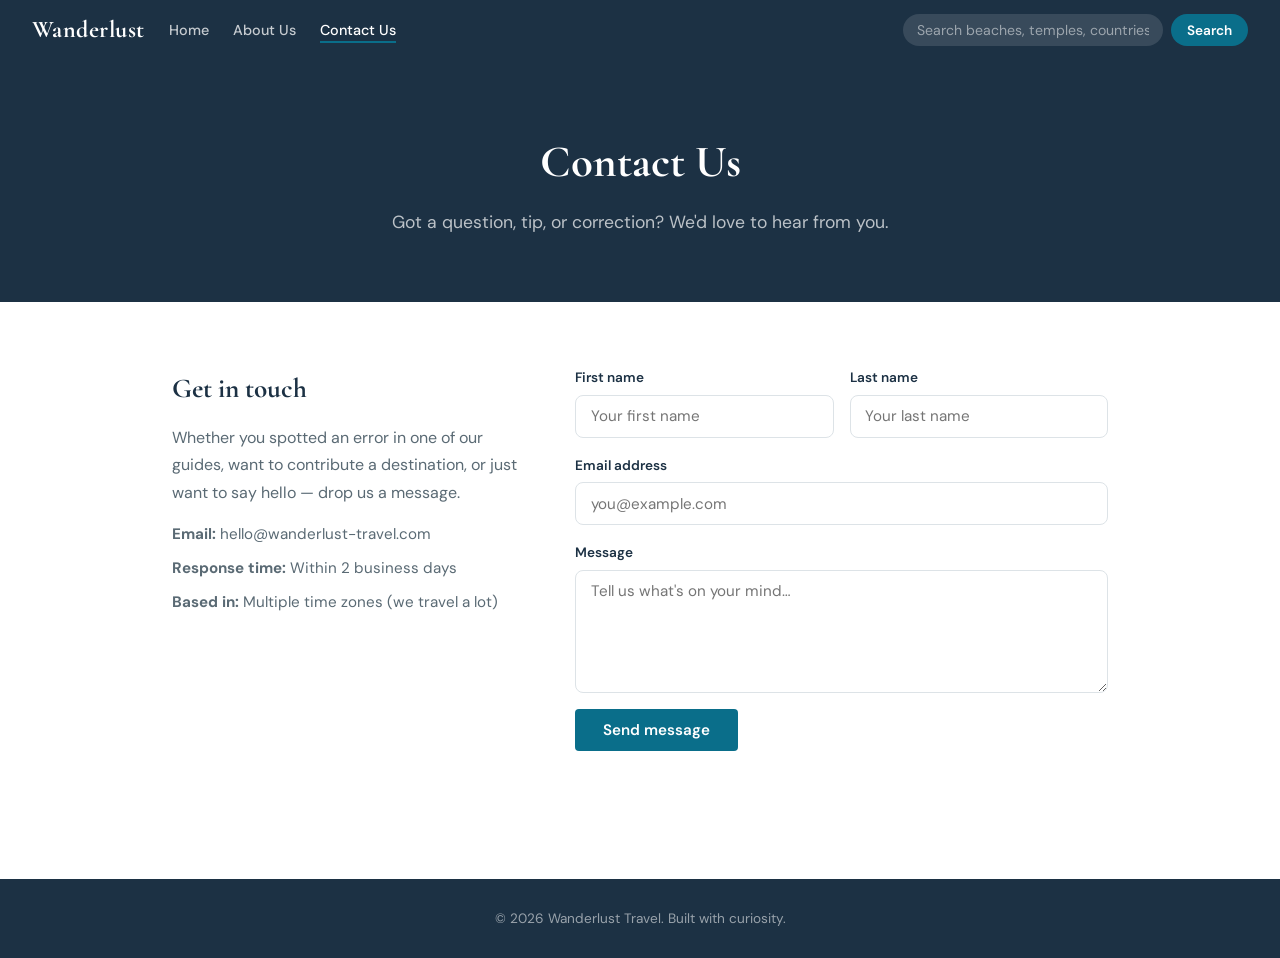
<file: contact.html>
<!DOCTYPE html>
<html lang="en">
<head>
  <meta charset="UTF-8" />
  <meta name="viewport" content="width=device-width, initial-scale=1.0"/>
  <title>Contact Us – Wanderlust</title>
  <link rel="stylesheet" href="style.css" />
  <link href="https://fonts.googleapis.com/css2?family=Cormorant+Garamond:wght@400;600;700&family=DM+Sans:wght@400;500;600&display=swap" rel="stylesheet"/>
</head>
<body>

  <!-- ── NAVBAR ── -->
  <header>
    <nav id="navbar">
      <a href="index.html" class="logo">Wanderlust</a>
      <ul class="nav-links">
        <li><a href="index.html">Home</a></li>
        <li><a href="about.html">About Us</a></li>
        <li><a href="contact.html" class="active">Contact Us</a></li>
      </ul>
      <div class="search-wrap">
        <input type="text" id="search-input" placeholder="Search beaches, temples, countries…" />
        <button id="search-btn" onclick="window.location.href='index.html'">Search</button>
      </div>
      <button class="hamburger" onclick="toggleMenu()" aria-label="Toggle menu">&#9776;</button>
    </nav>
  </header>

  <!-- ── PAGE HERO ── -->
  <section class="page-hero">
    <h1>Contact Us</h1>
    <p>Got a question, tip, or correction? We'd love to hear from you.</p>
  </section>

  <!-- ── CONTACT FORM ── -->
  <section class="contact-section">
    <div class="contact-grid">
      <div class="contact-info">
        <h2>Get in touch</h2>
        <p>Whether you spotted an error in one of our guides, want to contribute a destination, or just want to say hello — drop us a message.</p>
        <ul class="contact-details">
          <li><strong>Email:</strong> hello@wanderlust-travel.com</li>
          <li><strong>Response time:</strong> Within 2 business days</li>
          <li><strong>Based in:</strong> Multiple time zones (we travel a lot)</li>
        </ul>
      </div>

      <form class="contact-form" onsubmit="submitContact(event)">
        <div class="form-group">
          <label for="fname">First name</label>
          <input type="text" id="fname" name="fname" placeholder="Your first name" required />
        </div>
        <div class="form-group">
          <label for="lname">Last name</label>
          <input type="text" id="lname" name="lname" placeholder="Your last name" required />
        </div>
        <div class="form-group full">
          <label for="email">Email address</label>
          <input type="email" id="email" name="email" placeholder="you@example.com" required />
        </div>
        <div class="form-group full">
          <label for="message">Message</label>
          <textarea id="message" name="message" rows="5" placeholder="Tell us what's on your mind…" required></textarea>
        </div>
        <div class="form-group full">
          <button type="submit" class="btn-primary">Send message</button>
        </div>
        <div id="contact-success" class="success-msg hidden">
          ✅ Thanks! We'll get back to you within 2 business days.
        </div>
      </form>
    </div>
  </section>

  <footer class="site-footer">
    <p>© 2026 Wanderlust Travel. Built with curiosity.</p>
  </footer>

  <script src="script.js"></script>
</body>
</html>
</file>
<file: style.css>
/* ── Tokens ── */
:root {
  --ocean:   #0a6e8a;
  --sand:    #f5ede0;
  --dusk:    #1c3144;
  --white:   #ffffff;
  --muted:   #5a6a74;
  --border:  #dde3e7;
  --radius:  8px;
  --shadow:  0 3px 16px rgba(0,0,0,.08);
  --font-serif: 'Cormorant Garamond', Georgia, serif;
  --font-sans:  'DM Sans', system-ui, sans-serif;
}

/* ── Reset ── */
*, *::before, *::after { box-sizing: border-box; margin: 0; padding: 0; }
html { scroll-behavior: smooth; font-size: 16px; }
body { font-family: var(--font-sans); background: var(--white); color: var(--dusk); line-height: 1.7; }
img  { max-width: 100%; display: block; }
a    { color: inherit; text-decoration: none; }

/* ── Nav ── */
header { position: sticky; top: 0; z-index: 200; background: var(--dusk); }
#navbar {
  display: flex;
  align-items: center;
  gap: 1.5rem;
  padding: 0 2rem;
  height: 60px;
  flex-wrap: wrap;
}
.logo {
  font-family: var(--font-serif);
  font-size: 1.5rem;
  font-weight: 700;
  color: var(--white);
  letter-spacing: .02em;
  flex-shrink: 0;
}
.nav-links {
  list-style: none;
  display: flex;
  gap: 1.5rem;
}
.nav-links a {
  color: rgba(255,255,255,.75);
  font-size: .9rem;
  font-weight: 500;
  transition: color .15s;
  padding-bottom: 2px;
  border-bottom: 2px solid transparent;
}
.nav-links a:hover,
.nav-links a.active {
  color: var(--white);
  border-bottom-color: var(--ocean);
}
.search-wrap {
  margin-left: auto;
  display: flex;
  gap: .5rem;
  align-items: center;
}
.search-wrap input {
  padding: .45rem .9rem;
  border-radius: 20px;
  border: none;
  font-family: var(--font-sans);
  font-size: .88rem;
  width: 260px;
  background: rgba(255,255,255,.12);
  color: var(--white);
}
.search-wrap input::placeholder { color: rgba(255,255,255,.5); }
.search-wrap input:focus { outline: 2px solid var(--ocean); background: rgba(255,255,255,.18); }

#search-btn, #clear-btn {
  padding: .45rem 1rem;
  border-radius: 20px;
  border: none;
  font-family: var(--font-sans);
  font-size: .85rem;
  font-weight: 600;
  cursor: pointer;
  transition: background .15s;
}
#search-btn  { background: var(--ocean); color: var(--white); }
#search-btn:hover { background: #085a72; }
#clear-btn   { background: rgba(255,255,255,.15); color: var(--white); }
#clear-btn:hover { background: rgba(255,255,255,.25); }

.hamburger {
  display: none;
  background: none;
  border: none;
  color: var(--white);
  font-size: 1.4rem;
  cursor: pointer;
  margin-left: auto;
}

/* ── Hero ── */
.hero {
  display: grid;
  grid-template-columns: 1fr 1fr;
  min-height: 520px;
  background: var(--sand);
}
.hero-text {
  padding: 5rem 3rem 5rem 4rem;
  display: flex;
  flex-direction: column;
  justify-content: center;
  gap: 1.25rem;
}
.hero-text h1 {
  font-family: var(--font-serif);
  font-size: clamp(2.2rem, 4vw, 3.4rem);
  line-height: 1.15;
  color: var(--dusk);
}
.hero-text p {
  max-width: 42ch;
  color: var(--muted);
  font-size: 1.05rem;
}
.hero-img { overflow: hidden; }
.hero-img img { width: 100%; height: 100%; object-fit: cover; }

/* ── Buttons ── */
.btn-primary {
  display: inline-block;
  background: var(--ocean);
  color: var(--white);
  padding: .7rem 1.75rem;
  border-radius: 4px;
  font-weight: 600;
  font-size: .95rem;
  align-self: flex-start;
  transition: background .15s;
  border: none;
  cursor: pointer;
  font-family: var(--font-sans);
}
.btn-primary:hover { background: #085a72; }

/* ── Categories ── */
.categories-section {
  padding: 4rem 2rem;
  max-width: 1100px;
  margin: 0 auto;
}
.categories-section h2 {
  font-family: var(--font-serif);
  font-size: 2rem;
  margin-bottom: 2rem;
  color: var(--dusk);
}
.cat-grid {
  display: grid;
  grid-template-columns: repeat(3, 1fr);
  gap: 1.5rem;
}
.cat-card {
  position: relative;
  border-radius: var(--radius);
  overflow: hidden;
  cursor: pointer;
  aspect-ratio: 4/3;
}
.cat-card img { width: 100%; height: 100%; object-fit: cover; transition: transform .35s; }
.cat-card:hover img { transform: scale(1.05); }
.cat-card span {
  position: absolute;
  bottom: 0; left: 0; right: 0;
  background: linear-gradient(transparent, rgba(10,25,45,.7));
  color: var(--white);
  font-family: var(--font-serif);
  font-size: 1.4rem;
  font-weight: 600;
  padding: 2rem 1.25rem .9rem;
}

/* ── Results ── */
.results-section { padding: 2rem; max-width: 1100px; margin: 0 auto; }
.results-heading {
  font-family: var(--font-serif);
  font-size: 1.8rem;
  margin-bottom: 1.5rem;
  color: var(--dusk);
  text-transform: capitalize;
}
.results-grid { display: grid; grid-template-columns: repeat(auto-fill, minmax(440px, 1fr)); gap: 2rem; }
.result-card {
  border-radius: var(--radius);
  overflow: hidden;
  box-shadow: var(--shadow);
  background: var(--white);
  border: 1px solid var(--border);
}
.result-images {
  display: grid;
  grid-template-columns: 1fr 1fr;
  height: 200px;
}
.result-images img { width: 100%; height: 100%; object-fit: cover; }
.result-body { padding: 1.25rem 1.5rem 1.5rem; }
.result-body h3 {
  font-family: var(--font-serif);
  font-size: 1.3rem;
  margin-bottom: .5rem;
  color: var(--dusk);
}
.result-body p { color: var(--muted); font-size: .95rem; line-height: 1.65; }
.no-results { padding: 3rem 0; text-align: center; color: var(--muted); }

/* ── Page hero (About / Contact) ── */
.page-hero {
  background: var(--dusk);
  color: var(--white);
  text-align: center;
  padding: 4rem 2rem;
}
.page-hero h1 {
  font-family: var(--font-serif);
  font-size: 2.8rem;
  margin-bottom: .5rem;
}
.page-hero p { color: rgba(255,255,255,.7); font-size: 1.1rem; }

/* ── About page ── */
.about-section { max-width: 1100px; margin: 0 auto; padding: 4rem 2rem; }
.about-grid {
  display: grid;
  grid-template-columns: 1fr 1fr;
  gap: 3rem;
  align-items: start;
  margin-bottom: 4rem;
}
.about-text h2 {
  font-family: var(--font-serif);
  font-size: 1.7rem;
  margin: 1.5rem 0 .6rem;
  color: var(--dusk);
}
.about-text h2:first-child { margin-top: 0; }
.about-text p { color: var(--muted); margin-bottom: .75rem; }
.about-img img { border-radius: var(--radius); width: 100%; object-fit: cover; max-height: 420px; }

.team-section h2 {
  font-family: var(--font-serif);
  font-size: 1.7rem;
  margin-bottom: 1.5rem;
}
.team-grid {
  display: grid;
  grid-template-columns: repeat(3, 1fr);
  gap: 1.5rem;
}
.team-card {
  text-align: center;
  padding: 2rem 1rem;
  border: 1px solid var(--border);
  border-radius: var(--radius);
}
.team-card img { width: 90px; height: 90px; border-radius: 50%; margin: 0 auto 1rem; }
.team-card h3 { font-family: var(--font-serif); font-size: 1.15rem; margin-bottom: .25rem; }
.team-card p  { color: var(--muted); font-size: .88rem; }

/* ── Contact page ── */
.contact-section { max-width: 1000px; margin: 0 auto; padding: 4rem 2rem; }
.contact-grid {
  display: grid;
  grid-template-columns: 1fr 1.5fr;
  gap: 3rem;
  align-items: start;
}
.contact-info h2 {
  font-family: var(--font-serif);
  font-size: 1.7rem;
  margin-bottom: .75rem;
}
.contact-info p { color: var(--muted); margin-bottom: 1rem; }
.contact-details { list-style: none; color: var(--muted); }
.contact-details li { margin-bottom: .5rem; font-size: .95rem; }

.contact-form {
  display: grid;
  grid-template-columns: 1fr 1fr;
  gap: 1rem;
}
.form-group { display: flex; flex-direction: column; gap: .35rem; }
.form-group.full { grid-column: 1 / -1; }
.form-group label { font-size: .85rem; font-weight: 600; color: var(--dusk); }
.form-group input,
.form-group textarea {
  padding: .65rem .9rem;
  border: 1.5px solid var(--border);
  border-radius: var(--radius);
  font-family: var(--font-sans);
  font-size: .95rem;
  color: var(--dusk);
  background: var(--white);
  resize: vertical;
  transition: border-color .15s;
}
.form-group input:focus,
.form-group textarea:focus { outline: none; border-color: var(--ocean); }

.success-msg {
  grid-column: 1 / -1;
  background: #dcfce7;
  color: #166534;
  border: 1.5px solid #86efac;
  padding: .85rem 1.25rem;
  border-radius: var(--radius);
  font-weight: 500;
}
.success-msg.hidden { display: none; }

/* ── Footer ── */
.site-footer {
  background: var(--dusk);
  color: rgba(255,255,255,.55);
  text-align: center;
  padding: 1.75rem;
  font-size: .85rem;
  margin-top: 4rem;
}

/* ── Responsive ── */
@media (max-width: 768px) {
  .hero { grid-template-columns: 1fr; }
  .hero-img { display: none; }
  .hero-text { padding: 3rem 1.5rem; }
  .cat-grid { grid-template-columns: 1fr; }
  .results-grid { grid-template-columns: 1fr; }
  .about-grid, .contact-grid { grid-template-columns: 1fr; }
  .team-grid { grid-template-columns: 1fr; }
  .contact-form { grid-template-columns: 1fr; }
  .nav-links {
    display: none;
    flex-direction: column;
    position: absolute;
    top: 60px; left: 0; right: 0;
    background: var(--dusk);
    padding: 1rem 2rem 1.5rem;
    gap: .75rem;
  }
  .nav-links.open { display: flex; }
  .hamburger { display: block; }
  .search-wrap { width: 100%; order: 3; padding: .5rem 0; }
  .search-wrap input { width: 100%; }
  #navbar { flex-wrap: wrap; height: auto; padding: .75rem 1rem; }
}
</file>
